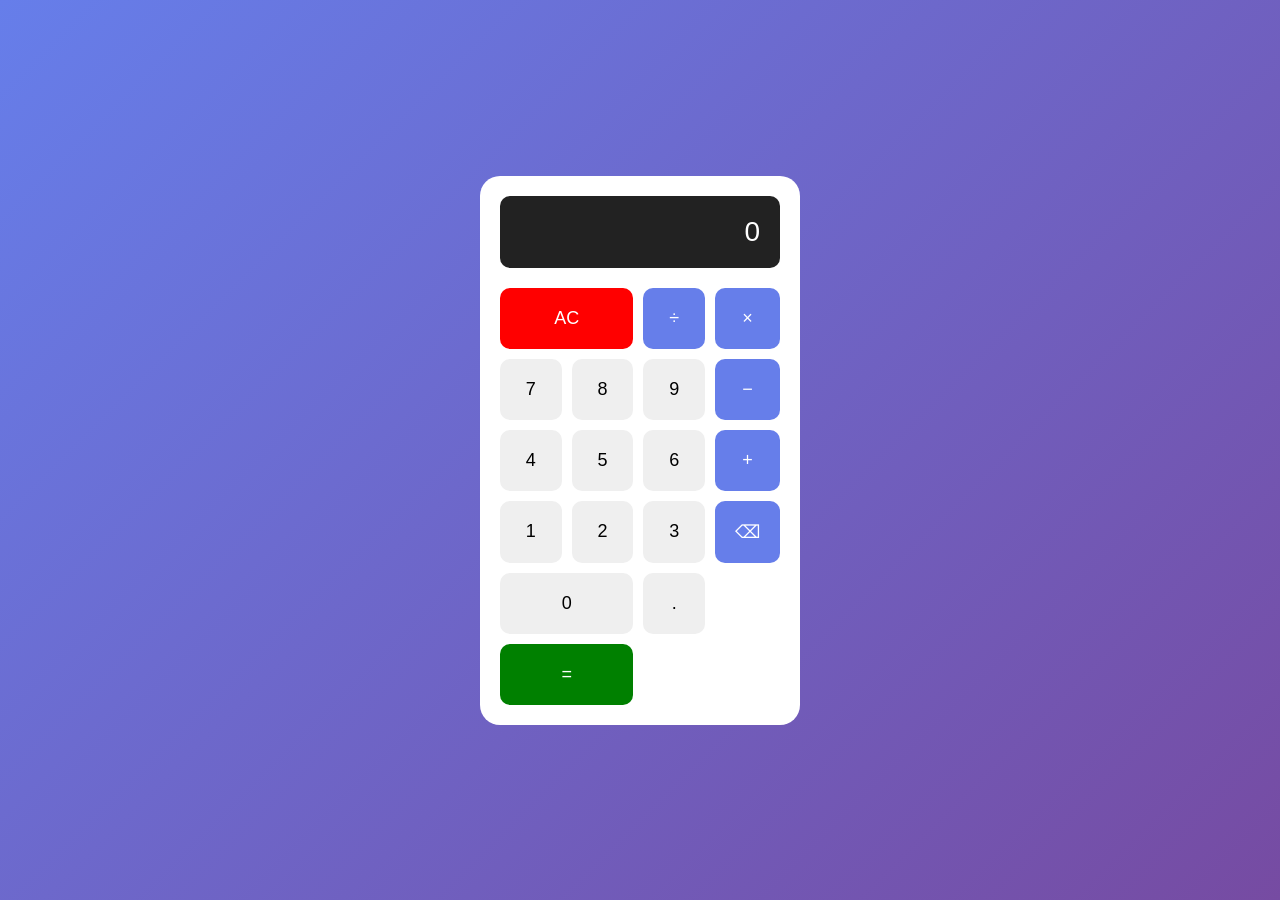
<file: index.html>
<!DOCTYPE html>
<html lang="en">
<head>
    <meta charset="UTF-8">
    <meta name="viewport" content="width=device-width, initial-scale=1.0">
    <title>Calculator</title>

    <!-- Link CSS -->
    <link rel="stylesheet" href="style.css">
</head>
<body>

<div class="calculator">
    <div class="display" id="display">0</div>

    <div class="buttons">
        <button class="clear" onclick="clearDisplay()">AC</button>
        <button class="operator" onclick="appendOperator('/')">÷</button>
        <button class="operator" onclick="appendOperator('*')">×</button>

        <button onclick="appendNumber('7')">7</button>
        <button onclick="appendNumber('8')">8</button>
        <button onclick="appendNumber('9')">9</button>
        <button class="operator" onclick="appendOperator('-')">−</button>

        <button onclick="appendNumber('4')">4</button>
        <button onclick="appendNumber('5')">5</button>
        <button onclick="appendNumber('6')">6</button>
        <button class="operator" onclick="appendOperator('+')">+</button>

        <button onclick="appendNumber('1')">1</button>
        <button onclick="appendNumber('2')">2</button>
        <button onclick="appendNumber('3')">3</button>
        <button class="operator" onclick="deleteLast()">⌫</button>

        <button onclick="appendNumber('0')" style="grid-column: span 2;">0</button>
        <button onclick="appendDecimal()">.</button>
        <button class="equals" onclick="calculate()">=</button>
    </div>
</div>

<!-- Link JS -->
<script src="script.js"></script>

</body>
</html>
</file>
<file: style.css>
* {
    margin: 0;
    padding: 0;
    box-sizing: border-box;
}

body {
    display: flex;
    justify-content: center;
    align-items: center;
    min-height: 100vh;
    background: linear-gradient(135deg, #667eea, #764ba2);
    font-family: Arial, sans-serif;
}

.calculator {
    background: white;
    border-radius: 20px;
    padding: 20px;
    width: 320px;
}

.display {
    background: #222;
    color: white;
    font-size: 28px;
    padding: 20px;
    border-radius: 10px;
    text-align: right;
    margin-bottom: 20px;
}

.buttons {
    display: grid;
    grid-template-columns: repeat(4, 1fr);
    gap: 10px;
}

button {
    padding: 20px;
    font-size: 18px;
    border: none;
    border-radius: 10px;
    cursor: pointer;
}

.operator {
    background: #667eea;
    color: white;
}

.equals {
    background: green;
    color: white;
    grid-column: span 2;
}

.clear {
    background: red;
    color: white;
    grid-column: span 2;
}
</file>
